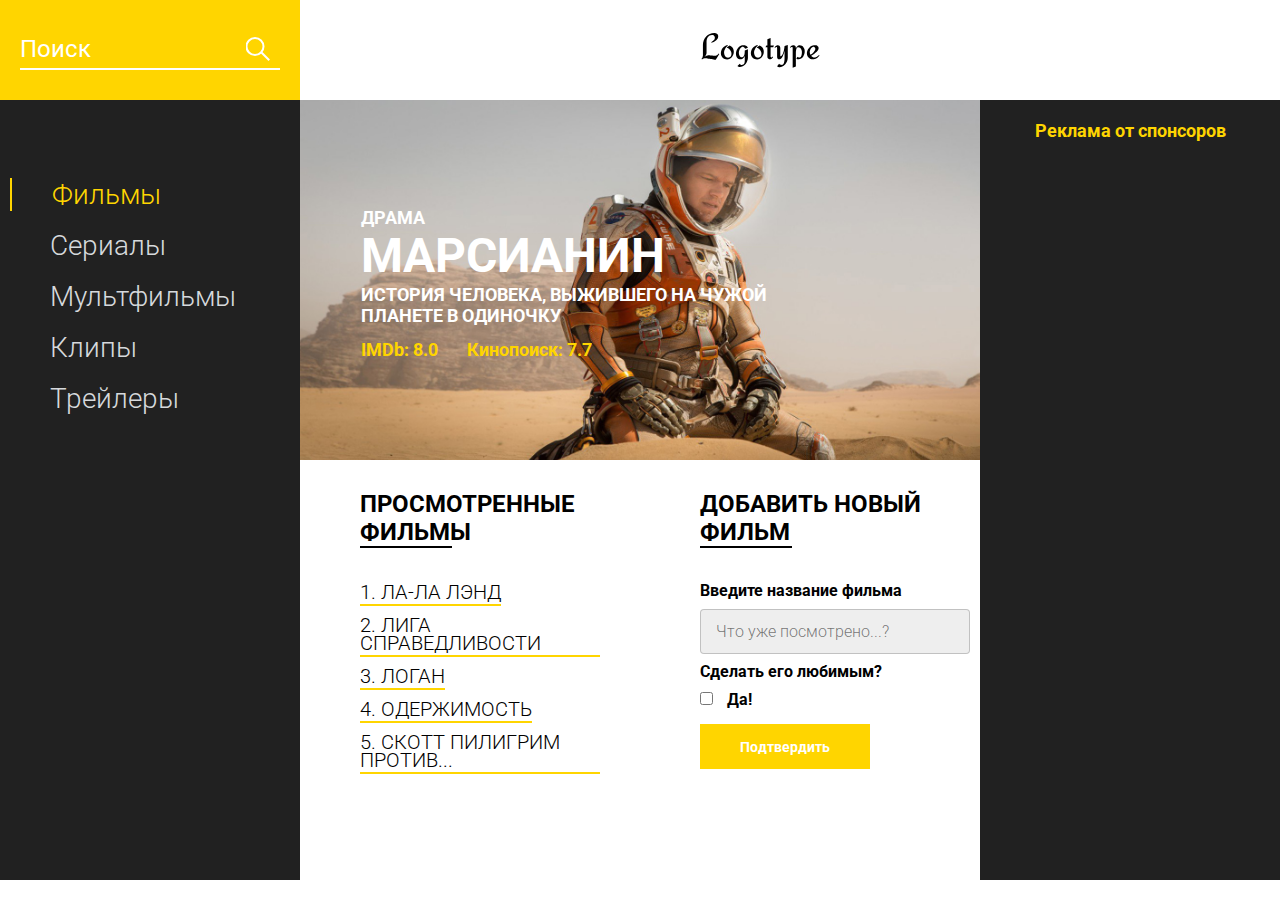
<file: project_9/index.html>
<!DOCTYPE html>
<html lang="en">
<head>
    <meta charset="UTF-8">
    <meta name="viewport" content="width=device-width, initial-scale=1.0">
    <title>Movie DB</title>
    <link href="https://fonts.googleapis.com/css?family=Roboto:300,400,700&display=swap&subset=cyrillic-ext" rel="stylesheet">
    <link rel="stylesheet" href="css/style.min.css">
</head>
<body>
    <header class="header">
        <div class="header__search">
            <form action="#">
                <input type="text" placeholder="Поиск">
            </form>
        </div>
        <div class="header__logo">
            <img src="icons/Logotype.svg" alt="logo">
        </div>
    </header>
    <main class="promo">
        <div class="promo__menu">
            <nav class="promo__menu-list">
                <ul>
                    <li><a class="promo__menu-item promo__menu-item_active" href="#">Фильмы</a></li>
                    <li><a class="promo__menu-item" href="#">Сериалы</a></li>
                    <li><a class="promo__menu-item" href="#">Мультфильмы</a></li>
                    <li><a class="promo__menu-item" href="#">Клипы</a></li>
                    <li><a class="promo__menu-item" href="#">Трейлеры</a></li>
                </ul>
            </nav>
        </div>
        <div class="promo__content">
            <div class="promo__bg">
                <div class="promo__genre">КОМЕДИЯ</div>
                <div class="promo__title">МАРСИАНИН</div>
                <div class="promo__descr">ИСТОРИЯ ЧЕЛОВЕКА, ВЫЖИВШЕГО НА ЧУЖОЙ ПЛАНЕТЕ В ОДИНОЧКУ</div>
                <div class="promo__ratings">
                    <span>IMDb: 8.0</span>
                    <span>Кинопоиск: 7.7</span>
                </div>
            </div>
            <div class="promo__interactive">
                <div>
                    <div class="promo__interactive-title">ПРОСМОТРЕННЫЕ ФИЛЬМЫ</div>
                    <ul class="promo__interactive-list">
                        <li class="promo__interactive-item">ЛОГАН
                            <div class="delete"></div>
                        </li>
                        <li class="promo__interactive-item">ЛИГА СПРАВЕДЛИВОСТИ
                            <div class="delete"></div>
                        </li>
                        <li class="promo__interactive-item">ЛА-ЛА ЛЭНД
                            <div class="delete"></div>
                        </li>
                        <li class="promo__interactive-item">ОДЕРЖИМОСТЬ
                            <div class="delete"></div>
                        </li>
                        <li class="promo__interactive-item">СКОТТ ПИЛИГРИМ ПРОТИВ...
                            <div class="delete"></div>
                        </li>
                    </ul>
                </div>
                <div>
                    <form class="add">
                        <div class="promo__interactive-title">ДОБАВИТЬ НОВЫЙ ФИЛЬМ</div>
                        <span>Введите название фильма</span>
                        <input class="adding__input" type="text" placeholder="Что уже посмотрено...?">
                        <span>Сделать его любимым?</span>
                        <input type="checkbox">
                        <span class="yes">Да!</span>
                        <button>Подтвердить</button>
                    </form>
                </div>
            </div>
        </div>
        <div class="promo__adv">
            <div class="promo__adv-title">Реклама от спонсоров</div>
            <img src="img/content_1.jpg" alt="some picture">
            <img src="img/content_2.jpg" alt="some picture">
            <img src="img/content_3.png" alt="some picture">
        </div>
    </main>

    <script src="js/script.js"></script>
</body>
</html>
</file>
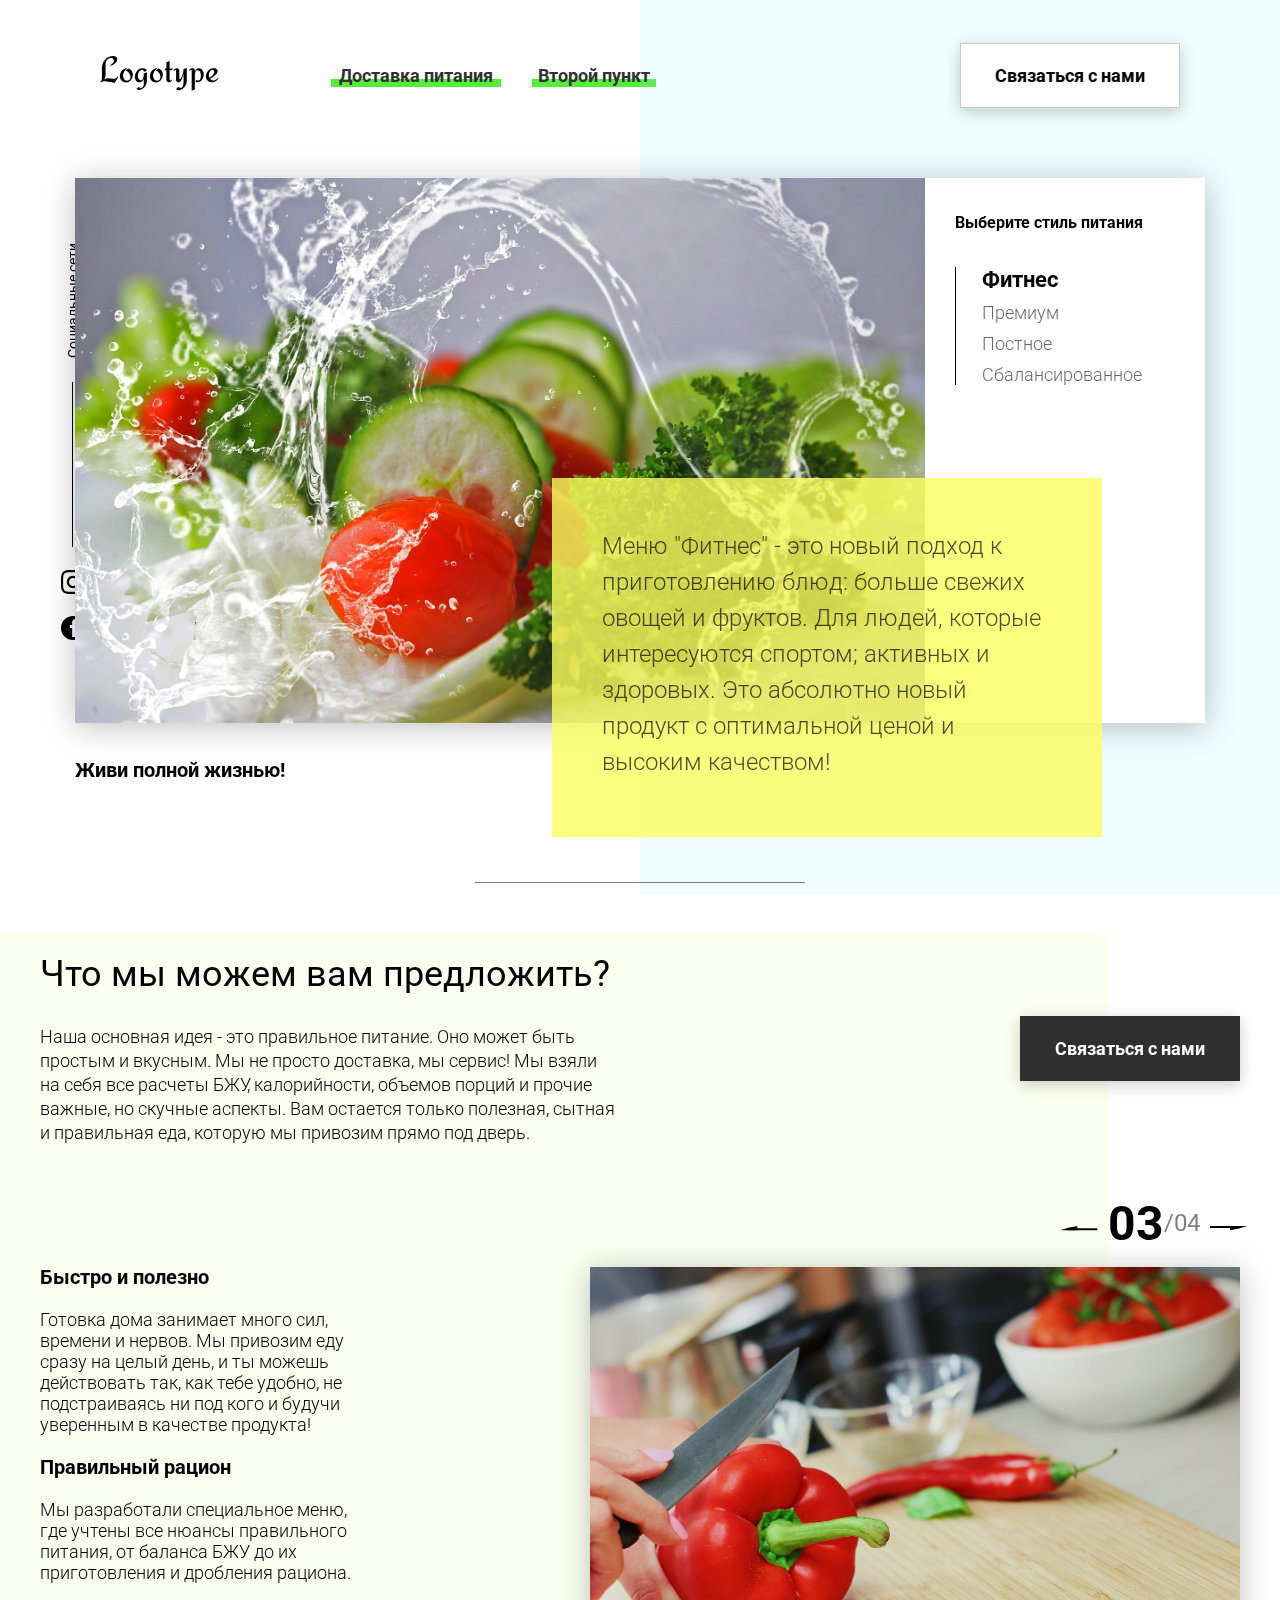
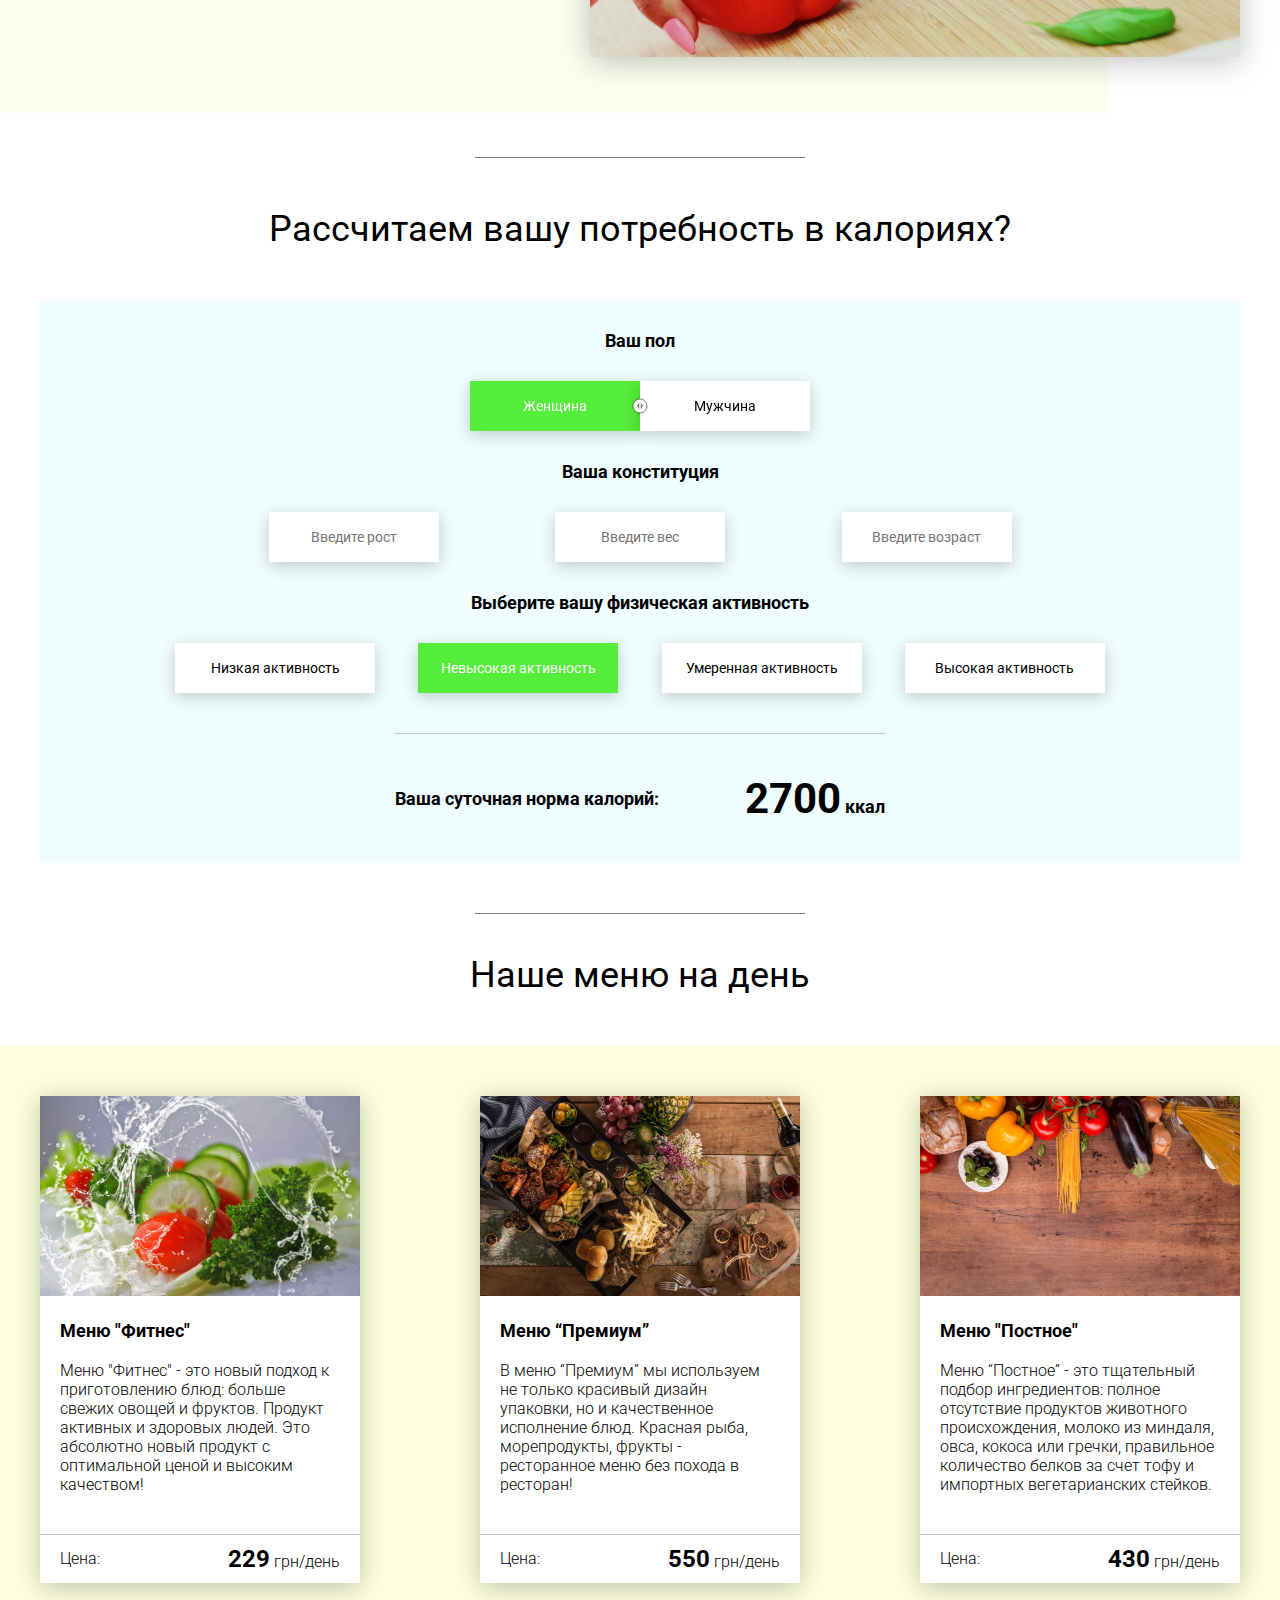
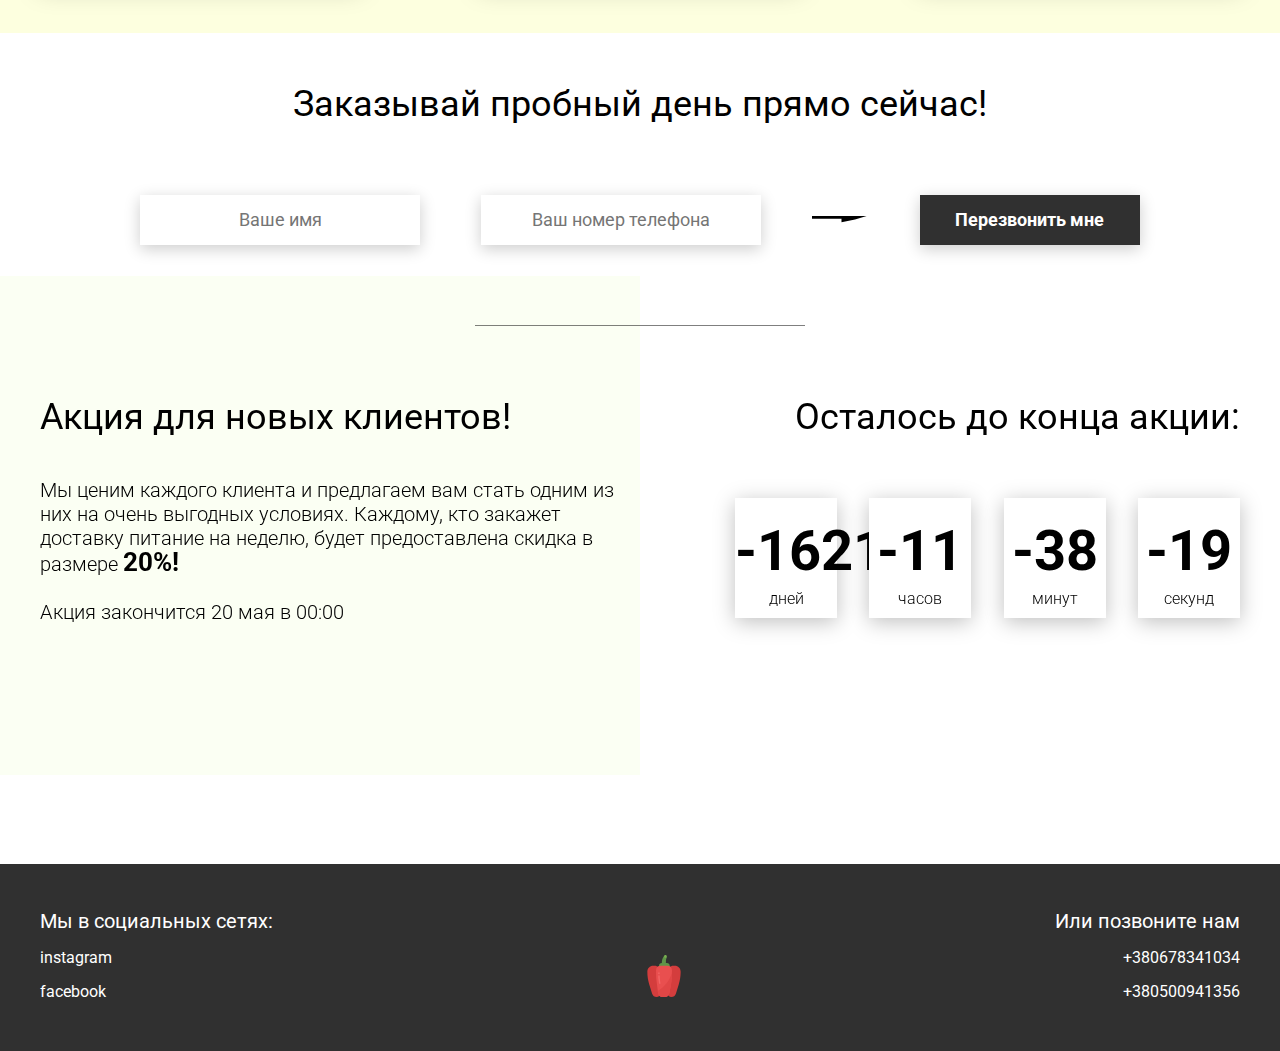
<file: project_10/jsmodal-main/index.html>
<!DOCTYPE html>
<html lang="en">
<head>
    <meta charset="UTF-8">
    <meta name="viewport" content="width=device-width, initial-scale=1.0">
    <title>Food</title>
    <link rel="stylesheet" href="css/style.css">
</head>
<body>
    <header class="header">
        <div class="header__left-block">
            <div class="header__logo">
                <img src="icons/logo.svg" alt="Логотип">
            </div>
            <nav class="header__links">
                <a href="#" class="header__link">Доставка питания</a>
                <a href="#" class="header__link">Второй пункт</a>
            </nav>
        </div>
        <div class="header__right-block">
            <button data-modal class="btn btn_white">Связаться с нами</button>
        </div>
    </header>
    <div class="sidepanel">
        <div class="sidepanel__text"><span>Социальные сети</span></div>
        <div class="sidepanel__divider"></div>
        <a href="#" class="sidepanel__icon">
            <img src="icons/instagram.svg" alt="instagram">
        </a>
        <a href="#" class="sidepanel__icon">
            <img src="icons/facebook.svg" alt="facebook">
        </a>
    </div>

    <div class="preview">
        <div class="bgc_blue"></div>
        <div class="container">
            <div class="tabcontainer">
                <div class="tabcontent">
                    <img src="img/tabs/vegy.jpg" alt="vegy">
                    <div class="tabcontent__descr">
                        Меню "Фитнес" - это новый подход к приготовлению блюд: больше свежих овощей и фруктов. Для людей, которые интересуются спортом; активных и здоровых. Это абсолютно новый продукт с оптимальной ценой и высоким качеством!
                    </div>
                </div>
                <div class="tabcontent">
                    <img src="img/tabs/elite.jpg" alt="elite">
                    <div class="tabcontent__descr">
                        Меню “Премиум” - мы используем не только красивый дизайн упаковки, но и качественное исполнение блюд. Красная рыба, морепродукты, фрукты - ресторанное меню без похода в ресторан!                                     
                    </div>
                </div>
                <div class="tabcontent">
                    <img src="img/tabs/post.jpg" alt="post">
                    <div class="tabcontent__descr">
                        Наше специальное “Постное меню” - это тщательный подбор ингредиентов: полное отсутствие продуктов животного происхождения. Полная гармония с собой и природой в каждом элементе! Все будет Ом!                                     
                    </div>
                </div>
                <div class="tabcontent">
                    <img src="img/tabs/vegy.jpg" alt="vegy">
                    <div class="tabcontent__descr">
                        Меню "Сбалансированное" - это соответствие вашего рациона всем научным рекомендациям. Мы тщательно просчитываем вашу потребность в к/б/ж/у и создаем лучшие блюда для вас.
                    </div>
                </div>
                <div class="tabheader">
                    <h3>Выберите стиль питания</h3>
                    <div class="tabheader__items">
                        <div class="tabheader__item tabheader__item_active">Фитнес</div>
                        <div class="tabheader__item">Премиум</div>
                        <div class="tabheader__item">Постное</div>
                        <div class="tabheader__item">Сбалансированное</div>
                    </div>
                </div>
            </div>
            <div class="preview__life">Живи полной жизнью!</div>
        </div>
    </div>

    <div class="divider"></div>

    <div class="offer">
        <div class="bgc_y"></div>
        <div class="container">
            <div class="offer__text">
                <h2 class="title">Что мы можем вам предложить?</h2>
                <div class="offer__descr">
                    Наша основная идея - это правильное питание. Оно может быть простым и вкусным. Мы не просто доставка, мы сервис! Мы взяли на себя все расчеты БЖУ, калорийности, объемов порций и прочие важные, но скучные аспекты. Вам остается только полезная, сытная и правильная еда, которую мы привозим прямо под дверь.
                </div>
            </div>
            <div class="offer__action">
                <button data-modal class="btn btn_dark">Связаться с нами</button>
            </div>
        </div>
        <div class="container">
            <div class="offer__advantages">
                <h2>Быстро и полезно</h2>
                <div class="offer__advantages-text">
                    Готовка дома занимает много сил, времени и нервов. Мы привозим еду сразу на целый день, и ты можешь действовать так, как тебе удобно, не подстраиваясь ни под кого и будучи уверенным в качестве продукта!
                </div>
                <h2>Правильный рацион</h2>
                <div class="offer__advantages-text">
                    Мы разработали специальное меню, где учтены все нюансы правильного питания, от баланса БЖУ до их приготовления и дробления рациона.
                </div>
            </div>
            <div class="offer__slider">
                <div class="offer__slider-counter">
                    <div class="offer__slider-prev">
                        <img src="icons/left.svg" alt="prev">
                    </div>
                    <span id="current">03</span>
                    /
                    <span id="total">04</span>
                    <div class="offer__slider-next">
                        <img src="icons/right.svg" alt="next">
                    </div>
                </div>
                <div class="offer__slider-wrapper">
                    <div class="offer__slide">
                        <img src="img/slider/pepper.jpg" alt="pepper">
                    </div>
                    <!-- <div class="offer__slide">
                        <img src="img/slider/food-12.jpg" alt="food">
                    </div>
                    <div class="offer__slide">
                        <img src="img/slider/olive-oil.jpg" alt="oil">
                    </div>
                    <div class="offer__slide">
                        <img src="img/slider/paprika.jpg" alt="paprika">
                    </div> -->
                </div>
            </div>
        </div>
    </div>

    <div class="divider"></div>

    <div class="calculating">
        <div class="container">
            <h2 class="title">Рассчитаем вашу потребность в калориях?
            </h2>
            <div class="calculating__field">
                <div class="calculating__subtitle">
                    Ваш пол
                </div>
                <div class="calculating__choose" id="gender">
                    <div class="calculating__choose-item calculating__choose-item_active">Женщина</div>
                    <div class="calculating__choose-item">Мужчина</div>
                </div>

                <div class="calculating__subtitle">
                    Ваша конституция
                </div>
                <div class="calculating__choose calculating__choose_medium">
                    <input type="text" id="height" placeholder="Введите рост" class="calculating__choose-item">
                    <input type="text" id="weight" placeholder="Введите вес"  class="calculating__choose-item">
                    <input type="text" id="age" placeholder="Введите возраст" class="calculating__choose-item">
                </div>

                <div class="calculating__subtitle">
                    Выберите вашу физическая активность
                </div>
                <div class="calculating__choose calculating__choose_big">
                    <div id="low" class="calculating__choose-item">Низкая активность </div>
                    <div id="small"  class="calculating__choose-item calculating__choose-item_active">Невысокая активность</div>
                    <div id="medium" class="calculating__choose-item">Умеренная активность</div>
                    <div id="high" class="calculating__choose-item">Высокая активность</div>
                </div>

                <div class="calculating__divider"></div>

                <div class="calculating__total">
                    <div class="calculating__subtitle">
                        Ваша суточная норма калорий:
                    </div>
                    <div class="calculating__result">
                        <span>2700</span> ккал
                    </div>
                </div>
            </div>
        </div>
    </div>

    <div class="divider"></div>

    <div class="menu">
        <h2 class="title">Наше меню на день</h2>

        <div class="menu__field">
            <div class="container">
                <div class="menu__item">
                    <img src="img/tabs/vegy.jpg" alt="vegy">
                    <h3 class="menu__item-subtitle">Меню "Фитнес"</h3>
                    <div class="menu__item-descr">Меню "Фитнес" - это новый подход к приготовлению блюд: больше свежих овощей и фруктов. Продукт активных и здоровых людей. Это абсолютно новый продукт с оптимальной ценой и высоким качеством!</div>
                    <div class="menu__item-divider"></div>
                    <div class="menu__item-price">
                        <div class="menu__item-cost">Цена:</div>
                        <div class="menu__item-total"><span>229</span> грн/день</div>
                    </div>
                </div>
                <div class="menu__item">
                    <img src="img/tabs/elite.jpg" alt="elite">
                    <h3 class="menu__item-subtitle">Меню “Премиум”</h3>
                    <div class="menu__item-descr">В меню “Премиум” мы используем не только красивый дизайн упаковки, но и качественное исполнение блюд. Красная рыба, морепродукты, фрукты - ресторанное меню без похода в ресторан!</div>
                    <div class="menu__item-divider"></div>
                    <div class="menu__item-price">
                        <div class="menu__item-cost">Цена:</div>
                        <div class="menu__item-total"><span>550</span> грн/день</div>
                    </div>
                </div>
                <div class="menu__item">
                    <img src="img/tabs/post.jpg" alt="post">
                    <h3 class="menu__item-subtitle">Меню "Постное"</h3>
                    <div class="menu__item-descr">Меню “Постное” - это тщательный подбор ингредиентов: полное отсутствие продуктов животного происхождения, молоко из миндаля, овса, кокоса или гречки, правильное количество белков за счет тофу и импортных вегетарианских стейков. </div>
                    <div class="menu__item-divider"></div>
                    <div class="menu__item-price">
                        <div class="menu__item-cost">Цена:</div>
                        <div class="menu__item-total"><span>430</span> грн/день</div>
                    </div>
                </div>
            </div>
        </div>
    </div>

    <div class="order">
        <div class="container">
            <div class="title">Заказывай пробный день прямо сейчас!</div>
            <form action="#" class="order__form">
                <input required placeholder="Ваше имя" name="name" type="text" class="order__input">
                <input required placeholder="Ваш номер телефона" name="phone" type="phone" class="order__input">
                <img src="icons/right.svg" alt="right">
                <button class="btn btn_dark btn_min">Перезвонить мне</button>
            </form>
        </div>
    </div>

    <div class="divider"></div>

    <div class="promotion">
        <div class="bgc_y"></div>
        <div class="container">
            <div class="promotion__text">
                <div class="title">Акция для новых клиентов!</div>
                <div class="promotion__descr">
                    Мы ценим каждого клиента и предлагаем вам стать одним из них на очень выгодных условиях. 
                    Каждому, кто закажет доставку питание на неделю, будет предоставлена скидка в размере <span>20%!</span>
                    <br><br>
                    Акция закончится 20 мая в 00:00
                </div>
            </div>
            <div class="promotion__timer">
                <div class="title">Осталось до конца акции:</div>
                <div class="timer">
                    <div class="timer__block">
                        <span id="days">12</span>
                        дней
                    </div>
                    <div class="timer__block">
                        <span id="hours">20</span>
                        часов
                    </div>
                    <div class="timer__block">
                        <span id="minutes">56</span>
                        минут
                    </div>
                    <div class="timer__block">
                        <span id="seconds">20</span>
                        секунд
                    </div>
                </div>
            </div>
        </div>
    </div>

    <footer class="footer">
        <div class="container">
            <div class="social">
                <div class="subtitle">Мы в социальных сетях:</div>
                <a href="#" class="link">instagram</a>
                <a href="#" class="link">facebook</a>
            </div>
            <div class="pepper">
                <img src="icons/veg.svg" alt="pepper">
            </div>
            <div class="call">
                <div class="subtitle">Или позвоните нам</div>
                <a href="#" class="link">+380678341034</a>
                <a href="#" class="link">+380500941356</a>
            </div>
        </div>
    </footer>

    <div class="modal">
        <div class="modal__dialog">
            <div class="modal__content">
                <form action="#">
                    <div data-close class="modal__close">&times;</div>
                    <div class="modal__title">Мы свяжемся с вами как можно быстрее!</div>
                    <input required placeholder="Ваше имя" name="name" type="text" class="modal__input">
                    <input required placeholder="Ваш номер телефона" name="phone" type="phone" class="modal__input">
                    <button class="btn btn_dark btn_min">Перезвонить мне</button>
                </form>
            </div>
        </div>
    </div>
    <script src="js\script.js"></script>
</body>
</html>
</file>
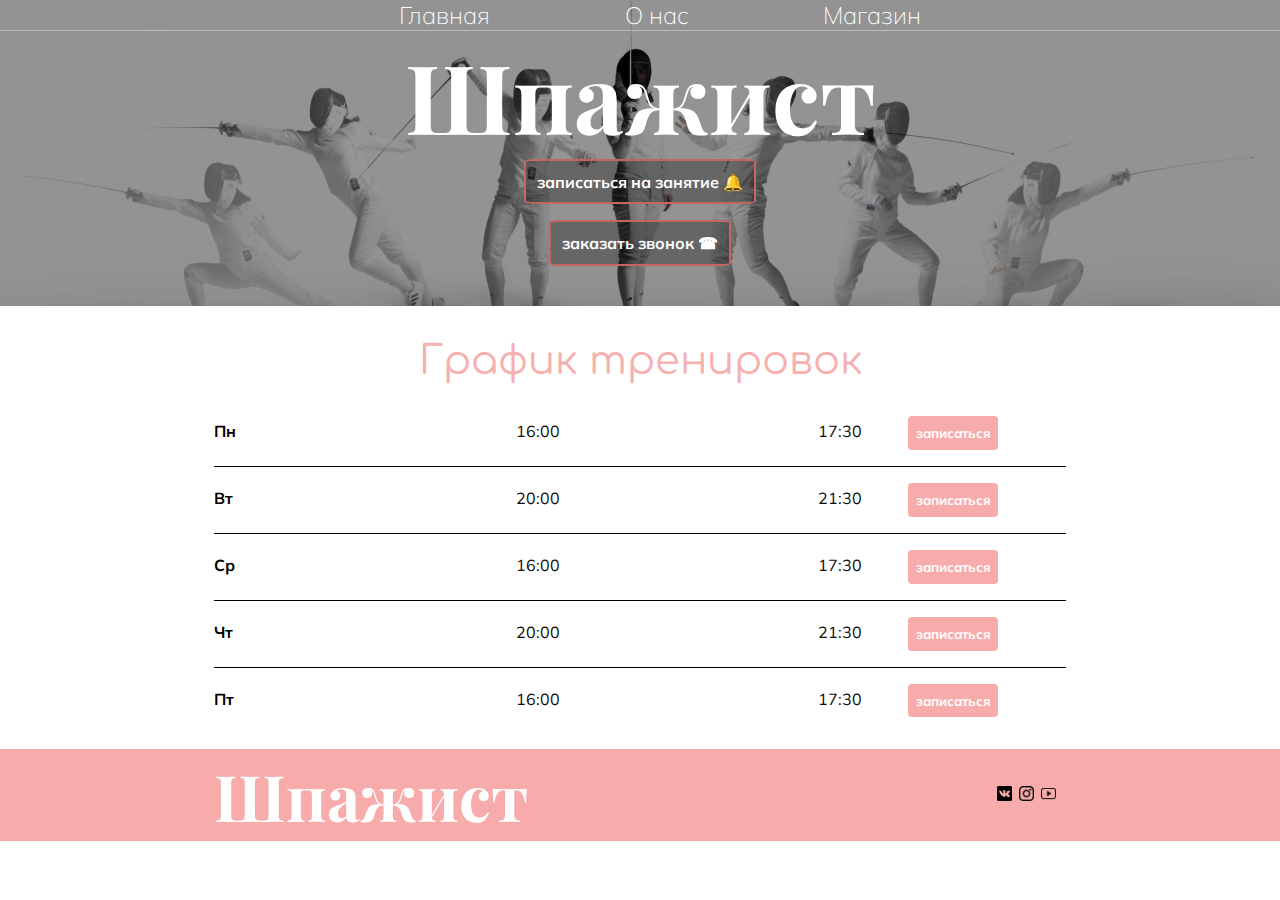
<file: project_11/fencer-master/index.html>
<!DOCKTYPE html>
<html>
    <head>
        <title>
            Шпажистрп
        </title>
        <meta name="фехтование" content="фехтование, записаться на занятие" >
        <link rel="stylesheet" href="styles.css">
    </head>
    <body>
        <header class="main-header">
            <nav class="nav main-nav">
                <ul>
                    <li><a href="index.html">Главная</a></li>
                    <li><a href="about.html">О нас</a></li>
                    <li><a href="store.html">Магазин</a></li>
                </ul>
            </nav>
        <h1 class="name name-large">Шпажист</h1>
        <div>
            <button class="btn btn-header btn-header1" type="button">записаться на занятие &#128276;</button>
            <button class="btn btn-header btn-header2" type="button">заказать звонок &#9742</button>
        </div>
    </header>
   <section class="content-section container">
       <h2 class="section-header">График тренировок</h2>

       <div>
           <div class="table">
              <span class="table-item days">Пн</span>
              
              <span class="table-item time1">16:00</span>
              
              <span class="table-item time2">17:30</span>
              
              <span><button class="btn table-item btn-table btn-call" type="button">записаться</button></span>
           </div>
           
           <div class="table">
            <span class="table-item days">Вт</span>
            
            <span class="table-item time1">20:00</span>
            
            <span class="table-item time2">21:30</span>
            
            <span><button class="btn table-item btn-table btn-call" type="button">записаться</button></span>
         </div>
         
         <div class="table">
            <span class="table-item days">Ср</span>
            
            <span class="table-item time1">16:00</span>
            
            <span class="table-item time2">17:30</span>
            
            <span><button class="btn table-item btn-table btn-call" type="button">записаться</button></span>
         </div>
         
         <div class="table">
            <span class="table-item days">Чт</span>
            
            <span class="table-item time1">20:00</span>
            
            <span class="table-item time2">21:30</span>
            
            <span><button class="btn table-item btn-table btn-call" type="button">записаться</button></span>
         </div>
         
         <div class="table">
            <span class="table-item days">Пт</span>
            
            <span class="table-item time1">16:00</span>
            
            <span class="table-item time2">17:30</span>
            
            <span><button class="btn table-item btn-table btn-call" type="button">записаться</button></span>
         </div>
         
       </div>
   </section>
   
   <footer class="main-footer">
    <div class="container main-footer-container">
    <h3 class="name">Шпажист</h3>
    <ul class="nav footer-nav">
        <li>
            <a href="https://vk.com/fencing31" target="_blank">
                <img src="images\vk logo.png"></a></li>
            
        <li>
            <a href="https://www.instagram.com/ivan.morozov.krd/" target="_blank">
                <img src="images\instagram-icon.png"></a></li>
        <li>
            <a href="https://www.youtube.com" target="_blank">
            <img src="images\youtube logo (2).png"></a></li>
    </ul>
</div>
</footer>
    </body>
</html>
</file>
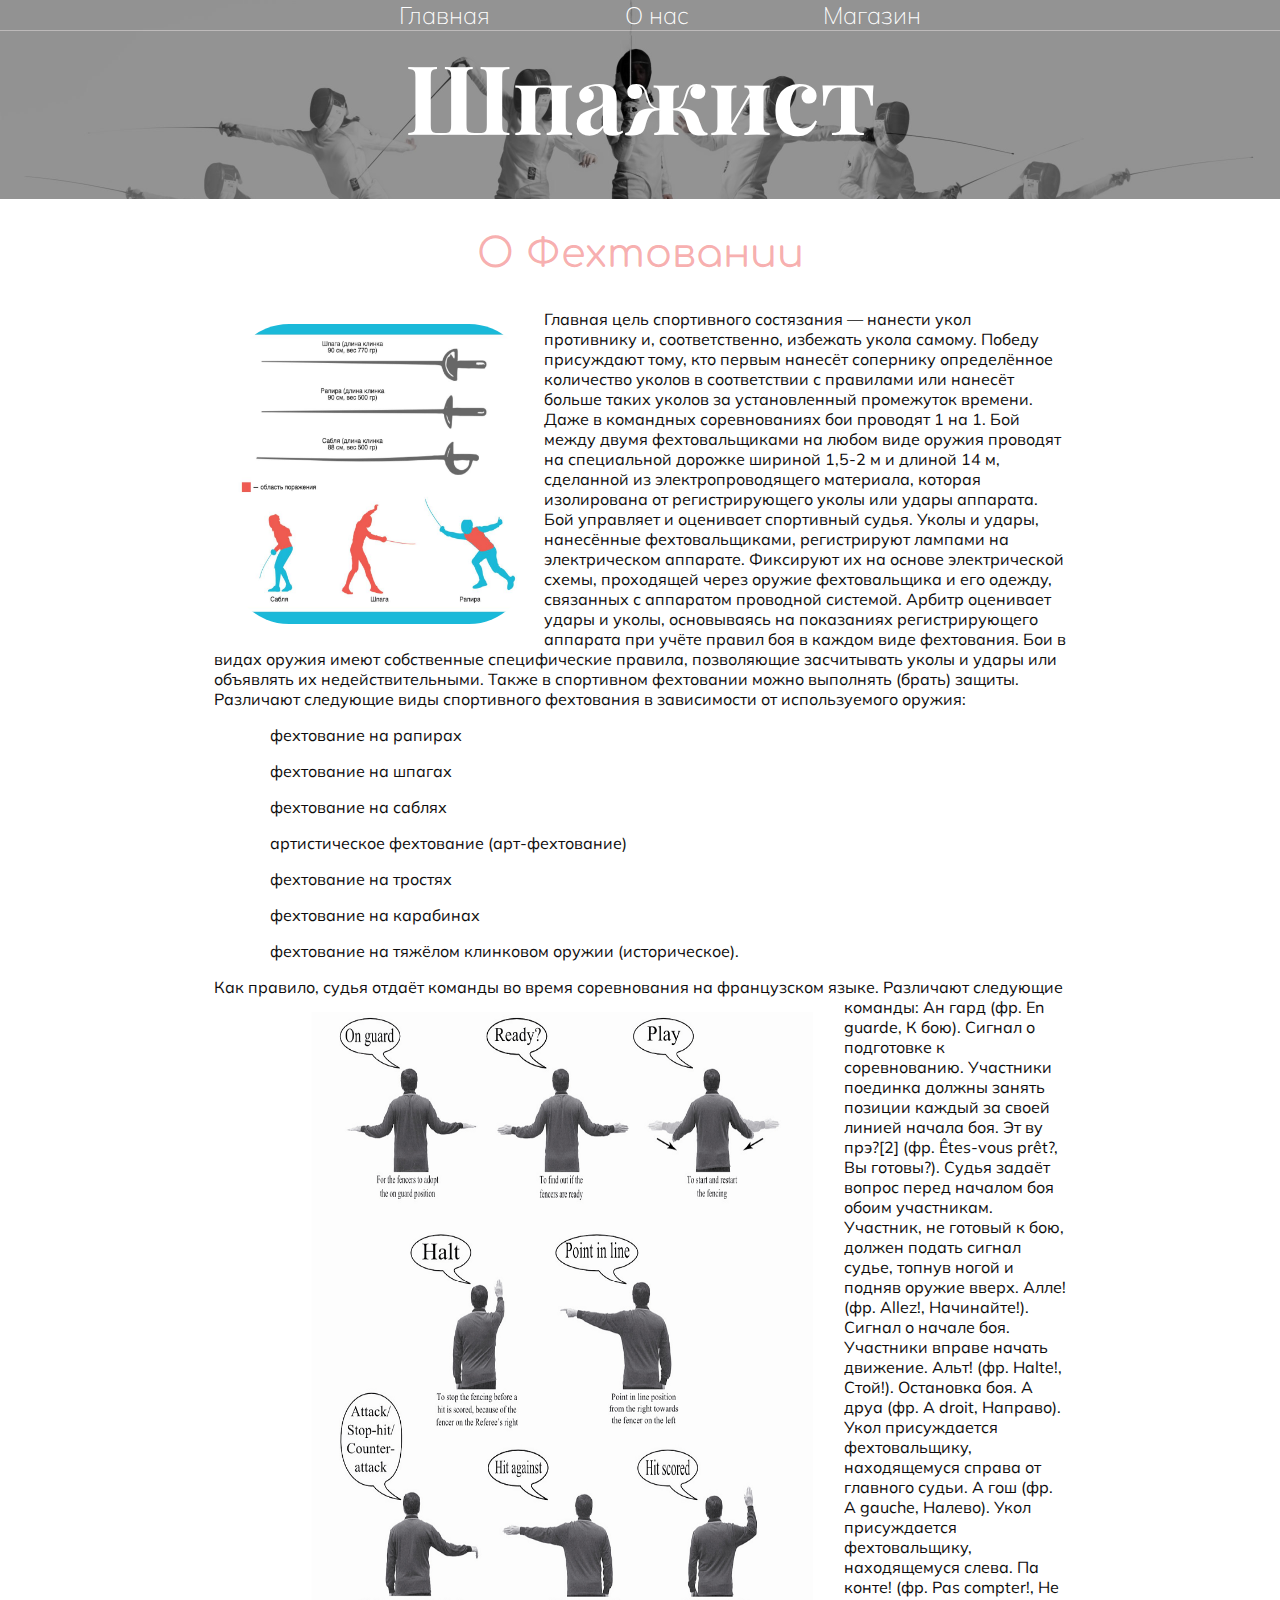
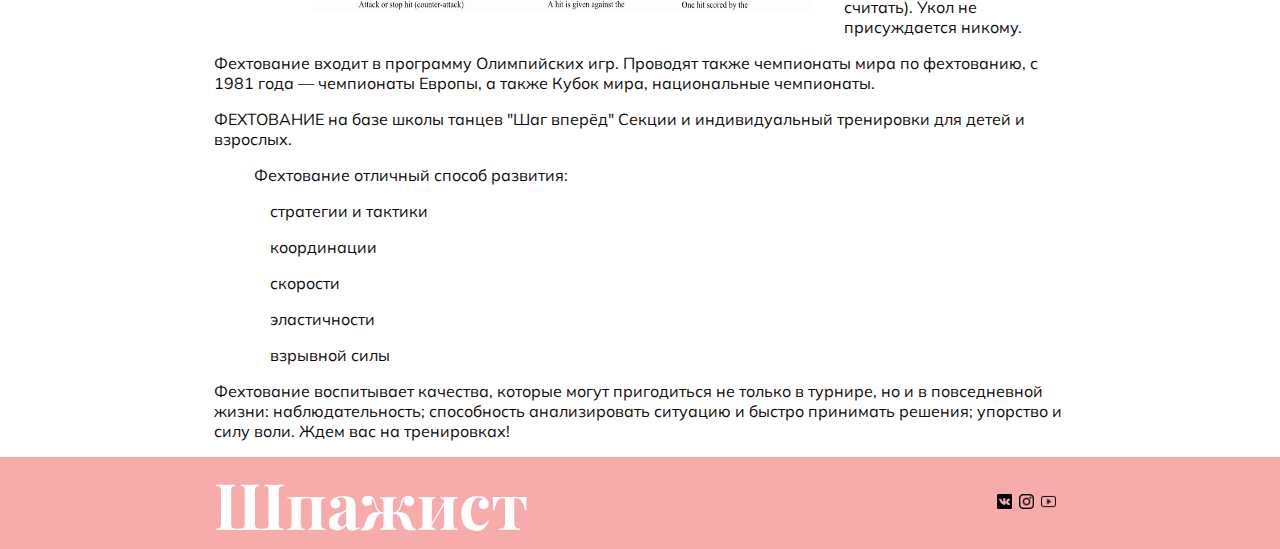
<file: project_11/fencer-master/about.html>
<!DOCKTYPE html>
<html>
    <head>
        <title>
            О нас
        </title>
        <meta name="о фехтовании" 
        content="фехтование, история фехтование" >
        <link rel="stylesheet" href="styles.css">
    </head>
    <body>
        <header class="main-header">
            <nav class="nav main-nav">
                <ul>
                    <li><a href="index.html">Главная</a></li>
                    <li><a href="about.html">О нас</a></li>
                    <li><a href="store.html">Магазин</a></li>
                </ul>
            </nav>
        <h1 class="name name-large">Шпажист</h1>
    </header>
    <section class="content-section container">
        <h2 class="section-header">О Фехтовании</h2>
        <img class="about-epee-img" src="images\differences.jpg">
        <p>Главная цель спортивного состязания — нанести укол противнику и, соответственно, избежать укола самому. 
            Победу присуждают тому, кто первым нанесёт сопернику определённое количество уколов в соответствии с правилами или нанесёт больше таких уколов за установленный промежуток времени. Даже в командных соревнованиях бои проводят 1 на 1. Бой между двумя фехтовальщиками на любом виде оружия проводят на специальной дорожке шириной 1,5-2 м и длиной 14 м, сделанной из электропроводящего материала, которая изолирована от регистрирующего уколы или удары аппарата.
            
Бой управляет и оценивает спортивный судья. Уколы и удары, нанесённые фехтовальщиками, 
регистрируют лампами на электрическом аппарате. Фиксируют их на основе электрической схемы, 
проходящей через оружие фехтовальщика и его одежду, связанных с аппаратом проводной системой. 
Арбитр оценивает удары и уколы, основываясь на показаниях регистрирующего аппарата при учёте правил 
боя в каждом виде фехтования. Бои в видах оружия имеют собственные специфические правила, позволяющие 
засчитывать уколы и удары или объявлять их недействительными. Также в спортивном фехтовании можно выполнять 
(брать) защиты.

Различают следующие виды спортивного фехтования в зависимости от используемого оружия:</p>
<div class="kinds-fencing">
<ul>
<li>фехтование на рапирах</li>
<li>фехтование на шпагах</li>
<li>фехтование на саблях</li>
<li>артистическое фехтование (арт-фехтование)</li>
<li>фехтование на тростях</li>
<li>фехтование на карабинах</li>
<li>фехтование на тяжёлом клинковом оружии (историческое).</li>
</ul>
</div>
<p>Как правило, судья отдаёт команды во время соревнования на французском языке. Различают следующие команды:
    <img class="fencing-commands-img" src="images\comands.png">
Ан гард (фр. En guarde, К бою). Сигнал о подготовке к соревнованию. Участники поединка должны занять позиции 
каждый за своей линией начала боя.
Эт ву прэ?[2] (фр. Êtes-vous prêt?, Вы готовы?). Судья задаёт вопрос перед началом боя обоим участникам. Участник, 
не готовый к бою, должен подать сигнал судье, топнув ногой и подняв оружие вверх.
Алле! (фр. Allez!, Начинайте!). Сигнал о начале боя. Участники вправе начать движение.
Альт! (фр. Halte!, Стой!). Остановка боя.
А друа (фр. A droit, Направо). Укол присуждается фехтовальщику, находящемуся справа от главного судьи.
А гош (фр. A gauche, Налево). Укол присуждается фехтовальщику, находящемуся слева.
Па конте! (фр. Pas compter!, Не считать). Укол не присуждается никому.</p>

<p>Фехтование входит в программу Олимпийских игр. Проводят также чемпионаты мира по фехтованию, с 1981 года — 
    чемпионаты Европы, а также Кубок мира, национальные чемпионаты.</p>
<p>ФЕХТОВАНИЕ на базе школы танцев "Шаг вперёд"
    Секции и индивидуальный тренировки для детей и взрослых.
    <div class="benefit">
    <ul>
    Фехтование отличный способ развития:
    <li> стратегии и тактики</li>
    <li> координации</li>
    <li> скорости</li>
    <li> эластичности</li>
    <li> взрывной силы</li>
</ul></p></div>
   <p> Фехтование воспитывает качества, которые могут пригодиться не только в турнире, 
       но и в повседневной жизни: наблюдательность; способность анализировать ситуацию и
        быстро принимать решения; упорство и силу воли.
    Ждем вас на тренировках!
   </p>
    </section>
    
    <footer class="main-footer">
        <div class="container main-footer-container">
        <h3 class="name">Шпажист</h3>
        <ul class="nav footer-nav">
            <li>
                <a href="https://vk.com/fencing31" target="_blank">
                    <img src="images\vk logo.png"></a></li>
                
            <li>
                <a href="https://www.instagram.com/ivan.morozov.krd/" target="_blank">
                    <img src="images\instagram-icon.png"></a></li>
            <li>
                <a href="https://www.youtube.com" target="_blank">
                <img src="images\youtube logo (2).png"></a></li>
        </ul>
    </div>
    </footer>
    </body>
</html>
</file>
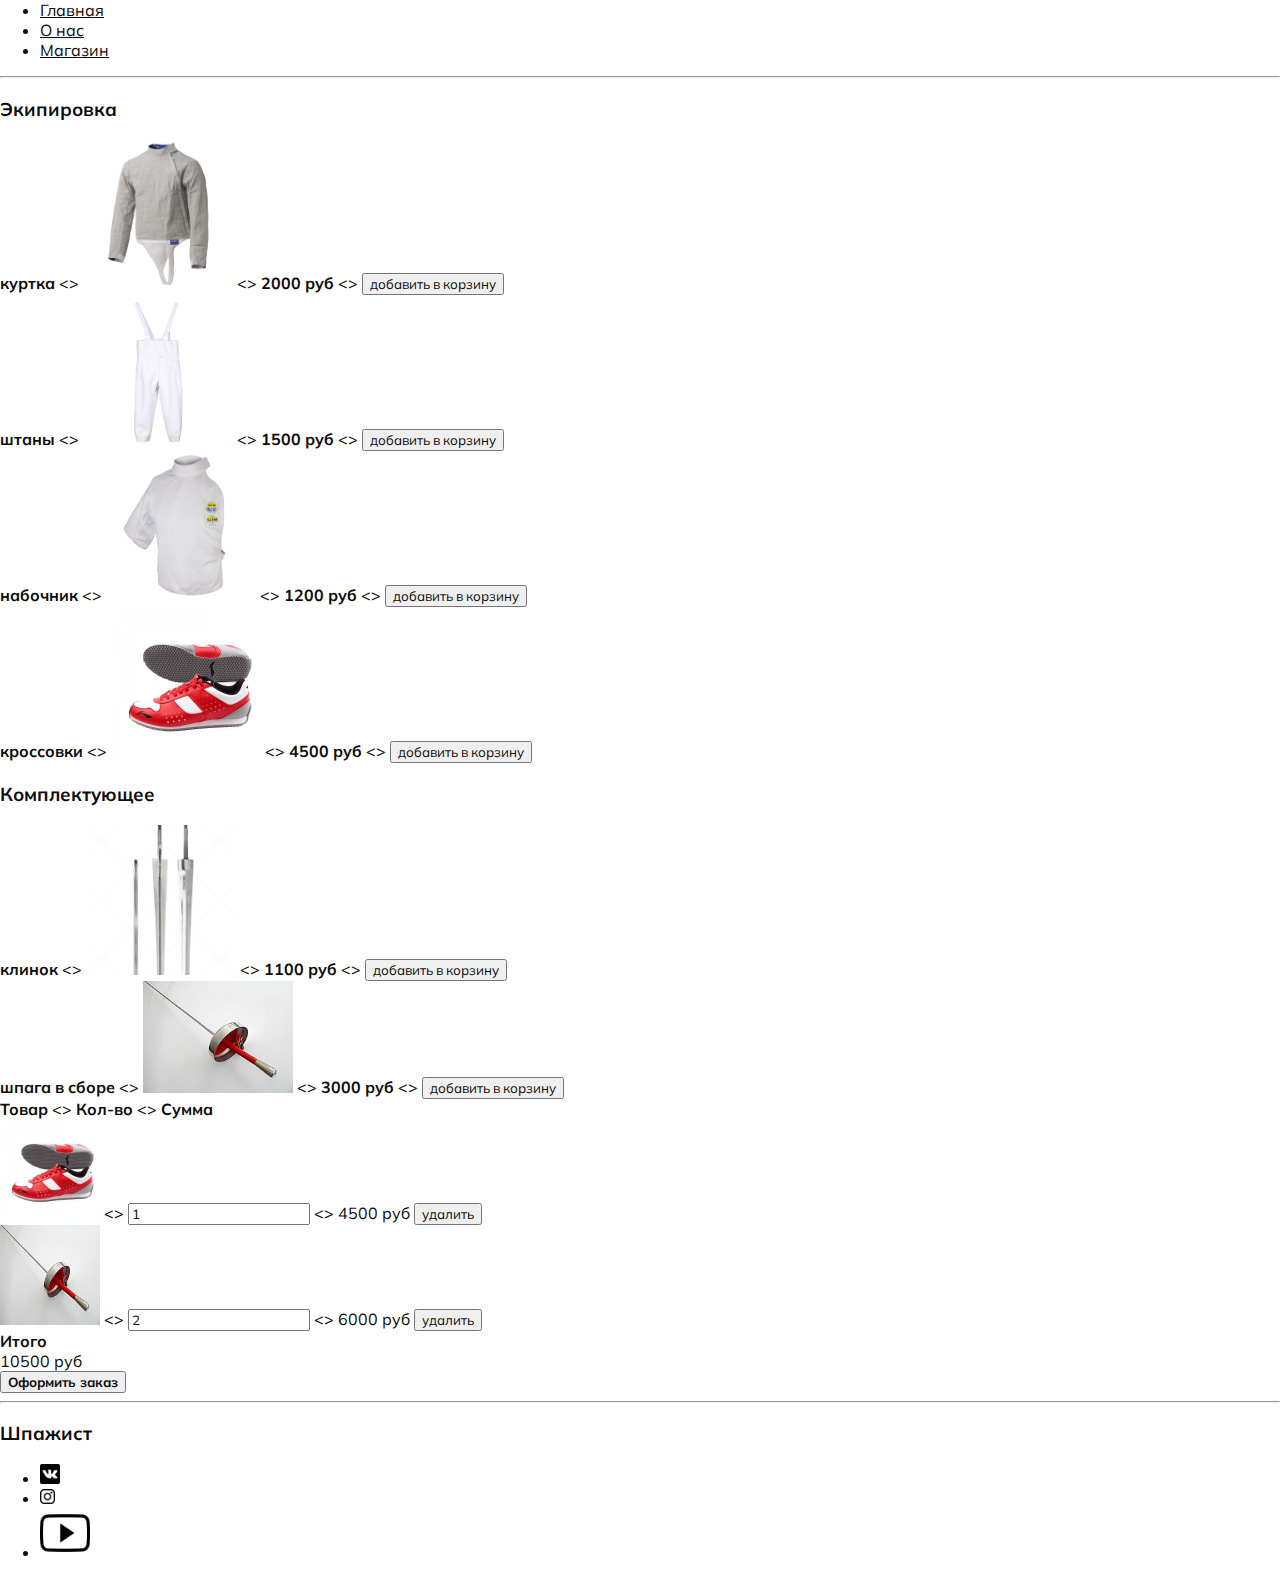
<file: project_11/fencer-master/store.html>
<!DOCKTYPE html>
<html>
    <head>
        <title>
            Магазин
        </title>
        <meta name="фехтование" 
        content="фехтование, магазин, экипировка для фехтования" >
        <link rel="stylesheet" href="styles.css">
    </head>
    <body>
        <header>
            <nav>
                <ul>
                    <li><a href="index.html">Главная</a></li>
                    <li><a href="about.html">О нас</a></li>
                    <li><a href="store.html">Магазин</a></li>
                    
                </ul>
            </nav>
        <hr>
        
    </header>
    <section>
        <h3>Экипировка</h3>
       
        <div>
            <div>
               <span><strong>куртка</strong></span>
               &lt;&gt;
                <img src="images\куртка.jpg" width="150">
               &lt;&gt;
               <span><strong>2000 руб</strong></span>
               &lt;&gt;
               <span><button role="button">добавить в корзину</button></span>
            </div>
            <div>
                <span><strong>штаны</strong></span>
                &lt;&gt;
                 <img src="images\штаны.jpg" width="150">
                &lt;&gt;
                <span><strong>1500 руб</strong></span>
                &lt;&gt;
                <span><button role="button">добавить в корзину</button></span>
             </div>
             <div>
                <span><strong>набочник</strong></span>
                &lt;&gt;
                 <img src="images\набочник.jpg" width="150">
                &lt;&gt;
                <span><strong>1200 руб</strong></span>
                &lt;&gt;
                <span><button role="button">добавить в корзину</button></span>
             </div>
             <div>
                <span><strong>кроссовки</strong></span>
                &lt;&gt;
                 <img src="images\кроссовки.jpg" width="150">
                &lt;&gt;
                <span><strong>4500 руб</strong></span>
                &lt;&gt;
                <span><button role="button">добавить в корзину</button></span>
             </div>
            </section>
            <section>
             <h3>Комплектующее</h3>
             <div>
                <span><strong>клинок</strong></span>
                &lt;&gt;
                 <img src="images\клинок.jpg" width="150">
                &lt;&gt;
                <span><strong>1100 руб</strong></span>
                &lt;&gt;
                <span><button role="button">добавить в корзину</button></span>
             </div>
             <div>
                <span><strong>шпага в сборе</strong></span>
                &lt;&gt;
                 <img src="images\шпага в сборе.jpg" width="150" >
                &lt;&gt;
                <span><strong>3000 руб</strong></span>
                &lt;&gt;
                <span><button role="button">добавить в корзину</button></span>
             </div>
             </section>
        </div>
    <section>
        <div>
            <strong>Товар</strong>
            &lt;&gt;
            <strong>Кол-во</strong>
            &lt;&gt;
            <strong>Сумма</strong>
        </div>

        <div>
            <img src="images\кроссовки.jpg" width="100" height="100">
            &lt;&gt;
            <span><input type="number" value="1"></span>
            &lt;&gt;
            <span>4500 руб</span>
            <span><button role="button">удалить</button></span>
        </div>
        
        <div>
            <img src="images\шпага в сборе.jpg" width="100" height="100">
            &lt;&gt;
            <span><input type="number" value="2"></span>
            &lt;&gt;
            <span>6000 руб</span>
            <span><button role="button">удалить</button></span>
        </div>

        <div>
            <strong>Итого</strong>
            <div>
                10500 руб
            </div>
            <div>
                <button role="button"><strong>Оформить заказ</strong></button>
            </div>
        </div>
        <hr>
    </section>
    
   
   
    <footer>
        <h3>Шпажист</h3>
        <ul>
            <li>
                <a href="https://vk.com/fencing31" target="_blank">
                    <img src="images\vk logo.png" width="20"></li>
                </a>
            <li>
                <a href="https://www.instagram.com/ivan.morozov.krd/" target="_blank">
                    <img src="images\instagram-icon.png" width="15"></li></a>
            <li>
                <a href="https://www.youtube.com" target="_blank">
                <img src="images\youtube logo (2).png" width="50" ></li></a>
        </ul>
    </footer>
    </body>
</html>
</file>
<file: project_10/jsmodal-main/css/style.css>
@import url(https://fonts.googleapis.com/css?family=Roboto:300,400,700&display=swap&subset=cyrillic-ext);*{box-sizing:border-box;margin:0;padding:0;font-family:Roboto,sans-serif}a{text-decoration:none}.btn{width:220px;height:65px;display:flex;justify-content:center;align-items:center;background-color:#fff;font-size:18px;font-weight:700;border:1px solid rgba(0,0,0,.2);box-shadow:0 4px 15px rgba(0,0,0,.2);cursor:pointer;transition:.3s all;outline:0}.btn_white{background-color:#fff}.btn_dark{background-color:#303030;color:#fff;border:none}.btn_min{height:50px}.btn:hover{box-shadow:0 4px 30px rgba(0,0,0,.3)}.container{max-width:1200px;margin:0 auto}.divider{width:330px;height:1px;margin:0 auto;background-color:rgba(0,0,0,.5)}.title{font-size:36px;font-weight:400}.header{display:flex;justify-content:space-between;align-items:center;height:150px;padding:0 100px}.header__left-block{display:flex;justify-content:space-between;min-width:550px}.header__logo{max-width:170px}.header__logo img{width:100%}.header__links{display:flex;align-items:center}.header__link{position:relative;margin-right:45px;font-weight:700;font-size:18px;color:#303030}.header__link:after{content:'';position:absolute;display:block;width:110%;left:-5%;bottom:-1px;z-index:-1;height:8px;background:#54ed39}.header__link:last-child{margin-right:0}.sidepanel{position:fixed;left:60px;top:240px;height:400px;width:25px;display:flex;flex-direction:column;justify-content:space-between;align-items:center}.sidepanel__text{width:120px;height:120px;font-size:14px}.sidepanel__text span{display:flex;transform:rotate(-90deg) translateX(-50px)}.sidepanel__divider{width:1px;height:165px;background-color:#000}.sidepanel__icon{width:24px;height:24px}.sidepanel__icon img{width:100%}.preview{padding:28px 0 100px 0;position:relative}.preview__life{font-weight:700;font-size:20px;margin-left:35px;margin-top:35px}.bgc_blue{position:absolute;right:0;top:-155px;width:50vw;height:900px;background:rgba(146,242,255,.15);z-index:-1}.tabcontainer{display:flex;width:1130px;margin:0 auto;box-shadow:0 4px 30px rgba(0,0,0,.25)}.tabcontent{width:850px;position:relative}.tabcontent img{width:100%;height:100%;object-fit:cover}.tabcontent__descr{position:absolute;top:300px;right:-177px;width:550px;height:359px;background:rgba(251,254,93,.8);padding:50px;font-size:24px;font-weight:300;line-height:36px;color:rgba(0,0,0,.7)}.tabheader{width:280px;padding:35px 30px;background-color:#fff}.tabheader h3{font-weight:700;font-size:16px}.tabheader__items{margin-top:35px;padding-left:26px;border-left:1px solid #000}.tabheader__item{font-weight:700;font-size:18px;font-weight:300;margin-top:10px;color:rgba(0,0,0,.6);cursor:pointer;transition:.3s all}.tabheader__item_active{color:#000;font-size:22px;font-weight:700}.offer{padding:70px 0 100px 0;position:relative}.offer .container{display:flex;justify-content:space-between}.offer .bgc_y{position:absolute;width:1109px;height:780px;background:rgba(243,255,222,.45);z-index:-1;top:50px}.offer__text{width:580px}.offer__descr{font-size:18px;margin-top:30px;font-weight:300;line-height:24px}.offer__action{display:flex;align-items:center;justify-content:flex-end}.offer__advantages{width:330px;margin-top:50px}.offer__advantages h2{font-weight:700;font-size:20px;margin-top:20px}.offer__advantages h2:first-child{margin-top:70px}.offer__advantages-text{margin-top:20px;font-size:18px;font-weight:300;line-height:21px}.offer__slider{width:650px;margin-top:50px;display:flex;flex-direction:column;align-items:flex-end}.offer__slider-counter{display:flex;width:180px;align-items:center;font-size:24px;color:rgba(0,0,0,.5)}.offer__slider-wrapper{width:100%;margin-top:15px;box-shadow:0 4px 30px rgba(0,0,0,.25)}.offer__slider-prev{margin-right:10px;cursor:pointer}.offer__slider-next{margin-left:10px;cursor:pointer}.offer__slider #current{font-size:48px;font-weight:700;color:#000}.offer__slide{width:100%;height:390px}.offer__slide img{width:100%;height:100%;object-fit:cover}.calculating{padding:50px 0}.calculating .title{text-align:center}.calculating__field{width:100%;margin-top:50px;background:rgba(146,242,255,.15);padding:30px 0 40px 0}.calculating__subtitle{text-align:center;font-size:18px;font-weight:700;margin-top:30px}.calculating__subtitle:first-child{margin-top:0}.calculating #gender:after{content:'';position:absolute;top:50%;transform:translateY(-50%);display:block;width:16px;height:16px;background:url(../icons/switch.svg) center center/cover no-repeat}.calculating__choose{position:relative;display:flex;margin-top:30px;justify-content:center}.calculating__choose-item{display:flex;align-items:center;justify-content:center;width:170px;height:50px;padding:0 10px;background:#fff;box-shadow:0 4px 15px rgba(0,0,0,.2);border:none;text-align:center;font-size:14px;cursor:pointer;outline:0;transition:.3s all}.calculating__choose-item_active{color:#fff;background-color:#54ed39}.calculating__choose_medium{width:743px;justify-content:space-between;margin:30px auto 0 auto}.calculating__choose_big{width:930px;justify-content:space-between;margin:30px auto 0 auto}.calculating__choose_big .calculating__choose-item{width:200px}.calculating__divider{width:490px;height:1px;margin:40px auto;background-color:rgba(0,0,0,.2)}.calculating__total{width:490px;margin:0 auto;display:flex;justify-content:space-between;align-items:center}.calculating__result{font-size:18px;font-weight:700}.calculating__result span{font-size:42px}.menu{padding:40px 0 50px 0}.menu .container{display:flex;justify-content:space-between;align-items:flex-start}.menu .title{text-align:center}.menu__field{margin-top:50px;padding:50px 0;width:100%;background:rgba(249,254,126,.25)}.menu__item{width:320px;min-height:450px;background:#fff;box-shadow:0 4px 25px rgba(0,0,0,.25);font-size:16px;font-weight:300}.menu__item img{width:100%;height:200px;object-fit:cover}.menu__item-subtitle{font-weight:700;font-size:18px;padding:0 20px;margin-top:20px}.menu__item-descr{margin-top:20px;padding:0 20px}.menu__item-divider{width:100%;height:1px;background-color:rgba(0,0,0,.25);margin-top:40px}.menu__item-price{display:flex;justify-content:space-between;align-items:center;padding:10px 20px}.menu__item-price span{font-size:24px;font-weight:700}.order{padding-bottom:80px}.order .title{text-align:center}.order__form{margin-top:70px;padding:0 100px;display:flex;justify-content:space-between;align-items:center}.order__form img{transform:scale(1.5)}.order__input{width:280px;height:50px;background:#fff;box-shadow:0 4px 15px rgba(0,0,0,.2);border:none;font-size:18px;text-align:center;padding:0 20px;outline:0}.promotion{padding:70px 0 240px 0;position:relative}.promotion .container{display:flex}.promotion .bgc_y{position:absolute;width:50%;height:499px;background:rgba(243,255,222,.35);z-index:-1;top:-50px;left:0}.promotion__text{width:50%}.promotion__descr{margin-top:40px;font-size:20px;line-height:24px;font-weight:300}.promotion__descr span{font-weight:700;font-size:26px}.promotion__timer{width:50%}.promotion__timer .title{text-align:right}.promotion__timer .timer{margin-top:60px;padding-left:95px;display:flex;justify-content:space-between;align-items:center}.promotion__timer .timer__block{width:102px;height:120px;background:#fff;box-shadow:0 4px 20px rgba(0,0,0,.25);font-size:16px;font-weight:300;text-align:center}.promotion__timer .timer__block span{display:block;margin-top:20px;margin-bottom:5px;font-size:56px;font-weight:700}.footer{min-height:180px;background-color:#303030;padding:45px 0 50px 0;color:#fff}.footer .container{height:100%;display:flex;justify-content:space-between;align-items:flex-end}.footer .subtitle{font-size:20px}.footer .link{display:block;margin-top:15px;font-size:16px;color:#fff}.footer .call{text-align:right}.modal{position:fixed;top:0;left:0;z-index:1050;display:none;width:100%;height:100%;overflow:hidden;background-color:rgba(0,0,0,.5)}.modal__dialog{max-width:500px;margin:40px auto}.modal__content{position:relative;width:100%;padding:40px;background-color:#fff;border:1px solid rgba(0,0,0,.2);border-radius:4px;max-height:80vh;overflow-y:auto}.modal__close{position:absolute;top:8px;right:14px;font-size:30px;color:#000;opacity:.5;font-weight:700;border:none;background-color:transparent;cursor:pointer}.modal__title{text-align:center;font-size:22px;text-transform:uppercase}.modal__input{display:block;margin:20px auto 20px auto;width:280px;height:50px;background:#fff;box-shadow:0 4px 15px rgba(0,0,0,.2);border:none;font-size:18px;text-align:center;padding:0 20px;outline:0}.modal .btn{display:block;width:280px;margin:0 auto}.show{display: block}.hide{display: none}.fade{animation-name: fade; animation-duration: 1.5s;}@keyframes fade{from{opacity: 0.1;}to{opacity: 1;}}
</file>
<file: project_11/fencer-master/styles.css>
@import 
url('https://fonts.googleapis.com/css2?family=Mulish:ital,wght@1,200&family=Playfair+Display:ital,wght@0,400;0,700;1,600&display=swap');
@import url('https://fonts.googleapis.com/css2?family=Comfortaa&family=Mulish:ital,wght@1,200&family=Playfair+Display:ital,wght@0,400;0,700;1,600&display=swap');
@font-face {
    font-family:"PlayfairDisplay-Bold";
    src: url("шрифт/PlayfairDisplay-Bold.woff") format(woff), 
         url("шрифт/PlayfairDisplay-Bold.woff2") format(woff2);
    font-weight: normal;
    font-style: normal;
}

*{
    box-sizing: border-box;
    font-family: 'Mulish', sans-serif;
    color: rgb(14, 12, 12)
}

html body {
    padding:0;
    margin: 0;
}

.nav ul {
    margin: 0;
}

.nav li{
    display: inline;
}
.nav a{
    display: inline;
    padding: 0 .1em;
    color: white;
    text-decoration: none;
}
.main-nav{
    text-align: center;
    font-size: 1.5em;
    font-weight: lighter;
    border-bottom: 1px solid rgba(252, 245, 245, 0.4);
}
.main-nav li{
    padding:0 5%;
}
.nav a:hover{
    background-color: rgba(236, 46, 46, 0.4);
}

.main-header {
    background-color: rgba(0,0,0,.4);
    background-image: url("images/back ground.jpg");
    background-blend-mode: multiply;
    background-size: cover;
    padding-bottom: 40px;
  }
.name {
    text-align: center;
    color: white;
    font-family:'PlayfairDisplay-Bold';
    font-size: 4em;
    margin:0;
    font-weight: normal;
}
.name-large {
    font-size: 6em;
}
.content-section {
    margin: 1.5em;
}
.container {
    max-width: 900px;
    margin: 0 auto;
    padding: 0 1.5em;
}
.section-header {
    font-family: 'Comfortaa', cursive;
    font-weight: normal;
    text-align: center;
    color:rgba(236, 46, 46, 0.4);
    font-size: 2.5em;
}
.about-epee-img {
    height: 300px;
    width: 300px;
    float: left;
    margin: 15px;
    border-radius: 20%;

}
.kinds-fencing li {
display: block;
margin: 1em;
;
}

.fencing-commands-img {
    height: 600px;
    width: 600px;
    float: left;
    margin: 15px;
}
.benefit li {
display: block;
margin: 1em;
}
.main-footer {
    background-color: rgba(236, 46, 46, 0.4);
    padding: .2em 0;
}
.main-footer-container {
    display: flex;
    align-items: center;
}
.main-footer-container ul {
    flex-grow: 1;
    text-align: end;
}
.footer-nav {
    padding: 0 .5em;
}
.footer-nav img {
    width: 15px;
    height: 15px;  
}
.btn {
    text-align: center;
    vertical-align: middle;
    padding: .67em;
    cursor: pointer;
}
.btn-header {
    margin: 0 auto;
    color:rgb(253, 253, 253);
    border: 2px solid rgb(196, 101, 101);
    background-color: rgba(0,0,0,.3);
    border-radius: 0;
    font-size: 1em;
    font-weight: bold;
    padding-left: 2em 2em;
    display: block;
    border-radius: 6%;
}

.btn-header2{
margin-top: 1em;
}
.btn-header:hover {
    background-color: rgba(236, 46, 46, 0.4);
}
.btn:hover {
    background-color: rgba(236, 46, 46, 0.4);
}
.table {
    border-bottom: 1px solid black;
    padding-bottom: 1em;
    margin-bottom: 1em;
    }
.table:last-child{
   border-bottom: none;
}
.table-item {
    display: inline-block;
    padding-right: .5em;
    
}
.days {
    color: black;
    font-weight: bold;
    width: 35%;
}
.time1 {
    width: 35%;
}
.time2 {
    width: 10%;
}
.btn-table {
    max-width: 20%;
}
.btn-call {
    color:white;
    background-color: rgba(236, 46, 46, 0.4);
    font-weight: bold;
    border: none;
    border-radius: .3em;
}
.btn-call:hover {
    background-color: rgba(236, 46, 46, 1);
}
</file>
<file: project_9/css/style.min.css>
*{-webkit-box-sizing:border-box;box-sizing:border-box;margin:0;padding:0;font-family:'Roboto', sans-serif}.header{display:-webkit-box;display:-ms-flexbox;display:flex;height:100px}.header__search{display:-webkit-box;display:-ms-flexbox;display:flex;-webkit-box-pack:center;-ms-flex-pack:center;justify-content:center;-webkit-box-align:center;-ms-flex-align:center;align-items:center;height:100%;width:300px;background:#FFD500}.header__search form{position:relative;width:260px;height:30px}.header__search form input{width:100%;border:none;border-bottom:2px solid #fff;background-color:transparent;color:#fff;font-size:24px;line-height:28px;padding-bottom:5px;outline:none}.header__search form input::-webkit-input-placeholder{color:#fff}.header__search form input:-ms-input-placeholder{color:#fff}.header__search form input::-ms-input-placeholder{color:#fff}.header__search form input::placeholder{color:#fff}.header__search form:after{content:'';display:block;position:absolute;top:2px;right:10px;background:url("../icons/search.svg") center center/cover no-repeat;width:24px;height:24px}.header__logo{display:-webkit-box;display:-ms-flexbox;display:flex;-webkit-box-pack:center;-ms-flex-pack:center;justify-content:center;-webkit-box-align:center;-ms-flex-align:center;align-items:center;height:100%;width:calc(100% - 360px)}.promo{height:780px;display:-webkit-box;display:-ms-flexbox;display:flex}.promo__menu{width:300px;height:100%;background:#212121;padding:60px 0 0 10px}.promo__menu-item{display:block;font-size:28px;line-height:33px;color:#D6D9DC;text-decoration:none;font-weight:300;padding-left:40px;margin-top:18px}.promo__menu-item:hover{color:#FFD500}.promo__menu-item_active{border-left:2px solid  #FFD500;color:#FFD500}.promo__content{width:calc(100% - 600px)}.promo__bg{height:360px;background:url("../img/mars.webp") center center/cover no-repeat;background-position:top;padding:107px 0 0 61px}.promo__genre{font-weight:bold;font-size:18px;line-height:21px;color:#FFFFFF;text-transform:uppercase}.promo__title{font-weight:bold;font-size:48px;line-height:56px;color:#FFFFFF;text-transform:uppercase}.promo__descr{width:481px;font-weight:bold;font-size:18px;line-height:21px;color:#FFFFFF;text-transform:uppercase}.promo__ratings{margin-top:13px}.promo__ratings span{font-weight:bold;font-size:18px;line-height:21px;color:#FFD500;margin-right:25px}.promo__interactive{display:-webkit-box;display:-ms-flexbox;display:flex}.promo__interactive>div{width:50%;padding:30px 0 0 60px}.promo__interactive-title{display:inline-block;font-weight:bold;font-size:24px;line-height:28px;color:#000000}.promo__interactive-title:after{content:'';display:block;width:33%;height:2px;background-color:#000}.promo__interactive-list{list-style-type:none;margin-top:35px;display:-webkit-box;display:-ms-flexbox;display:flex;-webkit-box-orient:vertical;-webkit-box-direction:normal;-ms-flex-direction:column;flex-direction:column;-webkit-box-align:start;-ms-flex-align:start;align-items:flex-start}.promo__interactive-item{display:inline-block;position:relative;font-weight:300;font-size:20px;line-height:18px;color:#000000;margin-bottom:15px;padding-right:40px;text-transform:uppercase}.promo__interactive-item span{display:block;position:absolute;left:-30px;top:50%;-webkit-transform:translateY(-50%);transform:translateY(-50%);width:20px;height:20px;background:url("../icons/Star.svg") center center/cover no-repeat}.promo__interactive-item:before{content:'';position:absolute;bottom:-5px;display:block;width:calc(100% - 40px);height:2px;background-color:#FFD500}.promo__interactive-item:hover .delete{content:'';display:block;position:absolute;right:0px;top:50%;-webkit-transform:translateY(-50%);transform:translateY(-50%);width:20px;height:20px;background:url("../icons/trash.png") center center/cover no-repeat;cursor:pointer}.promo__interactive .add .promo__interactive-title{margin-bottom:25px}.promo__interactive .add span{display:block;margin:10px 0;font-weight:bold;font-size:16px;line-height:16px;color:#000000}.promo__interactive .add .yes{display:inline;margin-left:10px}.promo__interactive .add input[type="text"]{width:270px;height:45px;line-height:50px;font-size:16px;background:rgba(196,196,196,0.29);border:1px solid rgba(0,0,0,0.19);padding:0 15px;outline:none;border-radius:4px}.promo__interactive .add input[type="text"]::-webkit-input-placeholder{font-weight:300;font-size:16px;color:rgba(0,0,0,0.53)}.promo__interactive .add input[type="text"]:-ms-input-placeholder{font-weight:300;font-size:16px;color:rgba(0,0,0,0.53)}.promo__interactive .add input[type="text"]::-ms-input-placeholder{font-weight:300;font-size:16px;color:rgba(0,0,0,0.53)}.promo__interactive .add input[type="text"]::placeholder{font-weight:300;font-size:16px;color:rgba(0,0,0,0.53)}.promo__interactive .add button{display:block;margin-top:15px;width:170px;height:45px;background:#FFD500;font-weight:bold;font-size:14px;line-height:14px;color:#FFFFFF;border:none;outline:none;cursor:pointer}.promo__interactive .add button:active{-webkit-transform:scale(0.95);transform:scale(0.95)}.promo__adv{background:#212121;width:300px;height:100%}.promo__adv-title{font-weight:bold;font-size:18px;line-height:21px;color:#FFD500;margin:20px 0;text-align:center}.promo__adv img{width:100%;margin-bottom:10px}
/*# sourceMappingURL=style.min.css.map */
</file>
